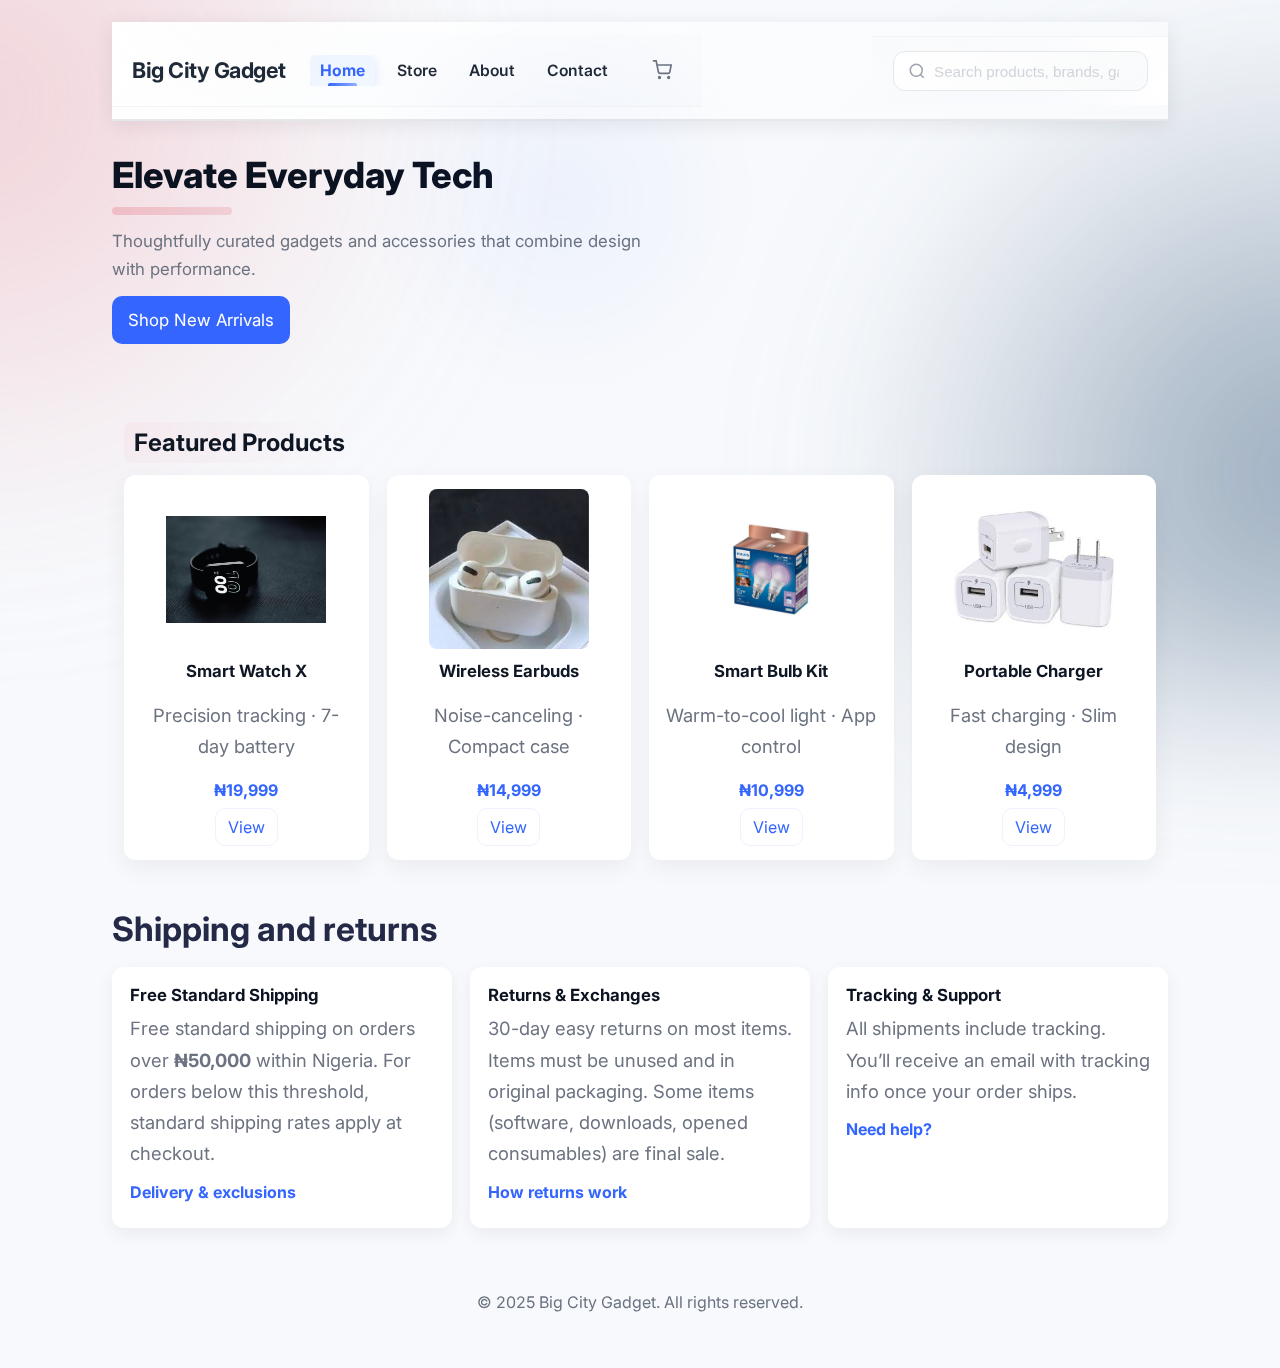
<file: index.html>
<!DOCTYPE html>
<html lang="en">
  <head>
    <meta charset="utf-8" />
    <meta name="viewport" content="width=device-width, initial-scale=1" />
    <meta name="description" content="Big City Gadget — curated gadgets, wearables, smart home and accessories." />
    <title>Big City Gadget</title>
    <link rel="preconnect" href="https://fonts.googleapis.com">
    <link rel="preconnect" href="https://fonts.gstatic.com" crossorigin>
    <link href="https://fonts.googleapis.com/css2?family=Inter:wght@300;400;600;800&family=Merriweather:wght@700&display=swap" rel="stylesheet">
    <link rel="stylesheet" href="styles.css" />
  </head>
  <body class="animated-bg">
    <div class="animated-bg-layer" aria-hidden="true"></div>
    <a class="skip-link" href="#main-content">Skip to content</a>
    <div class="site-content">
      <header class="site-header" role="banner">
        <div class="header-top">
          <div class="header-container">
            <a class="brand-logo" href="index.html" aria-label="Big City Gadget - Home">Big City Gadget</a>
            
            <nav class="main-nav" role="navigation" aria-label="Main navigation">
              <a href="index.html" class="nav-item" aria-current="page">Home</a>
              <a href="gadgetstore.html" class="nav-item">Store</a>
              <a href="about.html" class="nav-item">About</a>
              <a href="contact.html" class="nav-item">Contact</a>
            </nav>

            <div class="header-utilities">
              <a href="cart.php" class="utility-icon" aria-label="Shopping cart">
                <svg width="20" height="20" viewBox="0 0 24 24" fill="none" stroke="currentColor" stroke-width="2">
                  <circle cx="9" cy="21" r="1"></circle>
                  <circle cx="20" cy="21" r="1"></circle>
                  <path d="M1 1h4l2.68 13.39a2 2 0 0 0 2 1.61h9.72a2 2 0 0 0 2-1.61L23 6H6"></path>
                </svg>
              </a>

              <details class="mobile-menu">
                <summary class="menu-button" aria-label="Toggle navigation menu">
                  <span></span>
                  <span></span>
                  <span></span>
                </summary>
                <nav class="mobile-nav">
                  <a href="index.html">Home</a>
                  <a href="gadgetstore.html">Store</a>
                  <a href="about.html">About</a>
                  <a href="contact.html">Contact</a>
                </nav>
              </details>
            </div>
          </div>
        </div>

        <div class="header-bottom">
          <div class="header-container">
            <form class="search-bar" role="search" action="gadgetstore.html" method="get">
              <svg width="18" height="18" viewBox="0 0 24 24" fill="none" stroke="currentColor" stroke-width="2">
                <circle cx="11" cy="11" r="8"></circle>
                <path d="m21 21-4.35-4.35"></path>
              </svg>
              <input type="search" name="q" placeholder="Search products, brands, gadgets..." aria-label="Search products">
              <button type="submit" aria-label="Search">Search</button>
            </form>
          </div>
        </div>
      </header>

      <main id="main-content">
        <section class="hero" aria-labelledby="hero-title">
          <div class="hero-copy">
            <h1 id="hero-title">Elevate Everyday Tech</h1>
            <p class="lead">Thoughtfully curated gadgets and accessories that combine design with performance.</p>
            <p><a class="btn-primary" href="gadgetstore.html">Shop New Arrivals</a></p>
          </div>
        </section>

        <section class="featured" aria-labelledby="featured-title">
          <h2 id="featured-title">Featured Products</h2>
          <div class="product-grid">
            <article class="product-card">
              <img src="images/smartwatch.jpg" alt="Smart Watch X">
              <div class="product-body">
                <h3>Smart Watch X</h3>
                <p class="muted small">Precision tracking · 7-day battery</p>
                <div class="price">₦19,999</div>
                <a class="btn-small" href="gadgetstore.html">View</a>
              </div>
            </article>

            <article class="product-card">
              <img src="images/wirelessearbuds.jpg" alt="Wireless Earbuds">
              <div class="product-body">
                <h3>Wireless Earbuds</h3>
                <p class="muted small">Noise-canceling · Compact case</p>
                <div class="price">₦14,999</div>
                <a class="btn-small" href="gadgetstore.html">View</a>
              </div>
            </article>

            <article class="product-card">
              <img src="images/smartbulbkit.jpg" alt="Smart Bulb Kit">
              <div class="product-body">
                <h3>Smart Bulb Kit</h3>
                <p class="muted small">Warm-to-cool light · App control</p>
                <div class="price">₦10,999</div>
                <a class="btn-small" href="gadgetstore.html">View</a>
              </div>
            </article>

            <article class="product-card">
              <img src="images/charger.jpg" alt="Portable Charger">
              <div class="product-body">
                <h3>Portable Charger</h3>
                <p class="muted small">Fast charging · Slim design</p>
                <div class="price">₦4,999</div>
                <a class="btn-small" href="gadgetstore.html">View</a>
              </div>
            </article>
          </div>
        </section>

        <section class="shipping-cta" aria-labelledby="shipping-heading">
          <h2 id="shipping-heading" class="visually-hidden">Shipping and returns</h2>
          <div class="shipping-cards">
            <div class="shipping-card">
              <h3>Free Standard Shipping</h3>
              <p>Free standard shipping on orders over <strong>₦50,000</strong> within Nigeria. For orders below this threshold, standard shipping rates apply at checkout.</p>
              <details>
                <summary>Delivery & exclusions</summary>
                <ul>
                  <li>Estimated delivery: 2–5 business days for major cities, 4–8 days for remote areas.</li>
                  <li>Some oversized or hazardous items are excluded from free shipping.</li>
                  <li>International shipping rates vary by country and are calculated at checkout.</li>
                </ul>
              </details>
            </div>

            <div class="shipping-card">
              <h3>Returns & Exchanges</h3>
              <p>30-day easy returns on most items. Items must be unused and in original packaging. Some items (software, downloads, opened consumables) are final sale.</p>
              <details>
                <summary>How returns work</summary>
                <ul>
                  <li>Request a return through your account or contact support.</li>
                  <li>We provide a prepaid return label for eligible returns in Nigeria.</li>
                  <li>Refunds are issued within 7 business days after we receive the item.</li>
                </ul>
              </details>
            </div>

            <div class="shipping-card">
              <h3>Tracking & Support</h3>
              <p>All shipments include tracking. You’ll receive an email with tracking info once your order ships.</p>
              <details>
                <summary>Need help?</summary>
                <ul>
                  <li>Contact support at <a href="mailto:info@gadgetstore.com">info@gadgetstore.com</a> or call +123-456-789.</li>
                  <li>For missing or damaged items, please report within 48 hours of delivery.</li>
                </ul>
              </details>
            </div>
          </div>
        </section>

      </main>

      <footer>
        <div class="footer-inner">
          <p>&copy; 2025 Big City Gadget. All rights reserved.</p>
        </div>
      </footer>
    </div>
    <!-- React header removed: using CSS-only header now -->
    <script>
      // Respect user preference for reduced motion: prefer subtle animation
      (function(){
        try{
          if(window.matchMedia && window.matchMedia('(prefers-reduced-motion: reduce)').matches){
            document.body.classList.add('subtle');
          }
        }catch(e){/* ignore */}
      })();
    </script>
  </body>
</html>
</file>
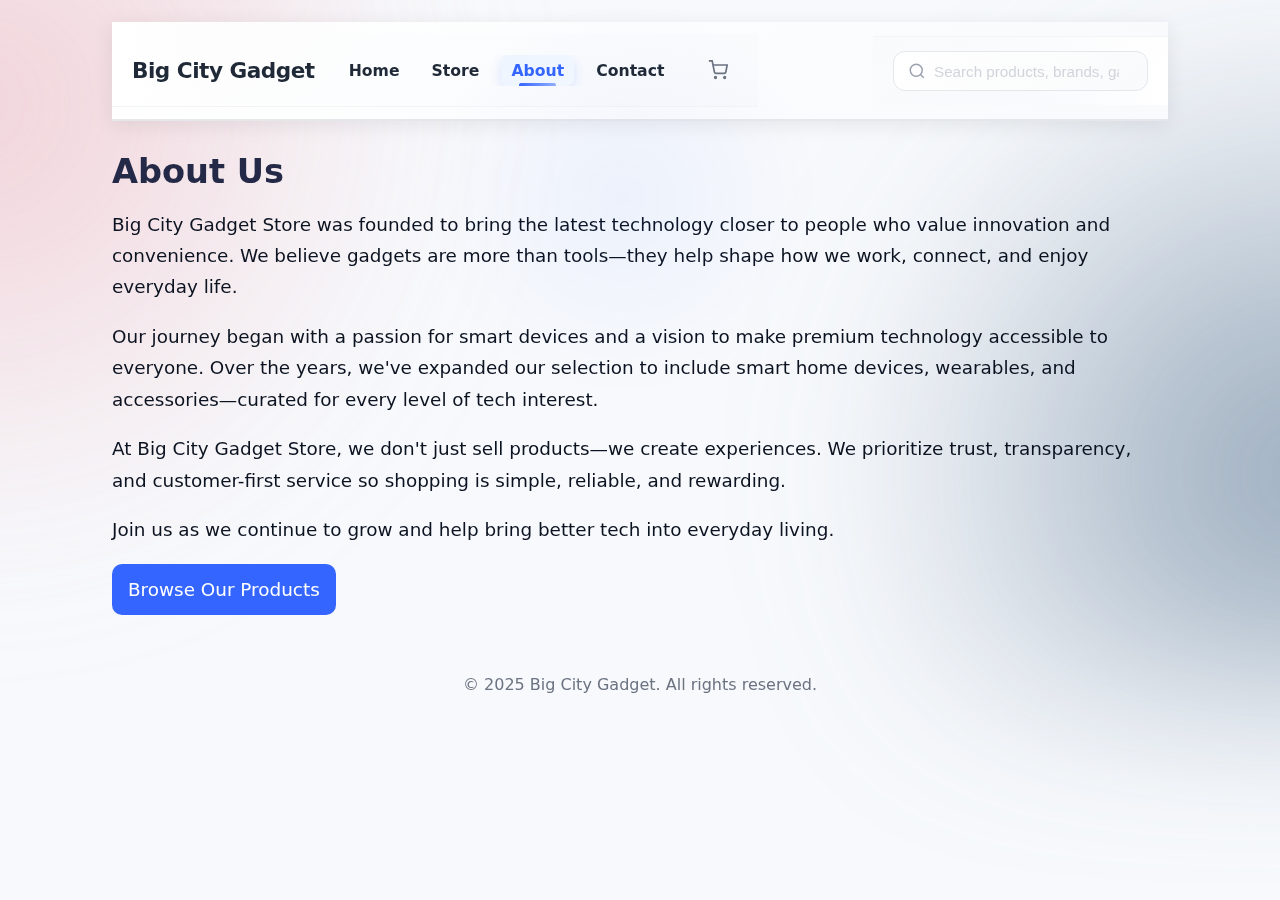
<file: about.html>
<!DOCTYPE html>
<html lang="en"> 
    <head>
        <meta charset="UTF-8">
        <meta name="viewport" content="width=device-width, initial-scale=1.0">
        <title>About - Big City Gadget</title>
        <link rel="stylesheet" href="styles.css">
    </head>
    <body class="animated-bg">
        <div class="animated-bg-layer" aria-hidden="true"></div>
        <div class="site-content">
            <header class="site-header" role="banner">
                <div class="header-top">
                    <div class="header-container">
                        <a class="brand-logo" href="index.html" aria-label="Big City Gadget - Home">Big City Gadget</a>
                        
                        <nav class="main-nav" role="navigation" aria-label="Main navigation">
                            <a href="index.html" class="nav-item">Home</a>
                            <a href="gadgetstore.html" class="nav-item">Store</a>
                            <a href="about.html" class="nav-item" aria-current="page">About</a>
                            <a href="contact.html" class="nav-item">Contact</a>
                        </nav>

                        <div class="header-utilities">
                            <a href="cart.php" class="utility-icon" aria-label="Shopping cart">
                                <svg width="20" height="20" viewBox="0 0 24 24" fill="none" stroke="currentColor" stroke-width="2">
                                    <circle cx="9" cy="21" r="1"></circle>
                                    <circle cx="20" cy="21" r="1"></circle>
                                    <path d="M1 1h4l2.68 13.39a2 2 0 0 0 2 1.61h9.72a2 2 0 0 0 2-1.61L23 6H6"></path>
                                </svg>
                            </a>

                            <details class="mobile-menu">
                                <summary class="menu-button" aria-label="Toggle navigation menu">
                                    <span></span>
                                    <span></span>
                                    <span></span>
                                </summary>
                                <nav class="mobile-nav">
                                    <a href="index.html">Home</a>
                                    <a href="gadgetstore.html">Store</a>
                                    <a href="about.html">About</a>
                                    <a href="contact.html">Contact</a>
                                </nav>
                            </details>
                        </div>
                    </div>
                </div>

                <div class="header-bottom">
                    <div class="header-container">
                        <form class="search-bar" role="search" action="gadgetstore.html" method="get">
                            <svg width="18" height="18" viewBox="0 0 24 24" fill="none" stroke="currentColor" stroke-width="2">
                                <circle cx="11" cy="11" r="8"></circle>
                                <path d="m21 21-4.35-4.35"></path>
                            </svg>
                            <input type="search" name="q" placeholder="Search products, brands, gadgets..." aria-label="Search products">
                            <button type="submit" aria-label="Search">Search</button>
                        </form>
                    </div>
                </div>
            </header>
    <main>
        <h1>About Us</h1>
        <p>
            Big City Gadget Store was founded to bring the latest technology closer to people who value innovation and convenience. We believe gadgets are more than tools—they help shape how we work, connect, and enjoy everyday life.
        </p>
        <p>
            Our journey began with a passion for smart devices and a vision to make premium technology accessible to everyone. Over the years, we've expanded our selection to include smart home devices, wearables, and accessories—curated for every level of tech interest.
        </p>
        <p>
            At Big City Gadget Store, we don't just sell products—we create experiences. We prioritize trust, transparency, and customer-first service so shopping is simple, reliable, and rewarding.
        </p>
        <p>
            Join us as we continue to grow and help bring better tech into everyday living.
        </p>
        <p>
            <a class="btn-primary" href="gadgetstore.html">Browse Our Products</a>
        </p>
    </main>
    <footer>
        <p>&copy; 2025 Big City Gadget. All rights reserved.</p> 
    </footer>
    </div>
    <!-- React header removed: using CSS-only header now -->
 </body>    
</html>
</file>
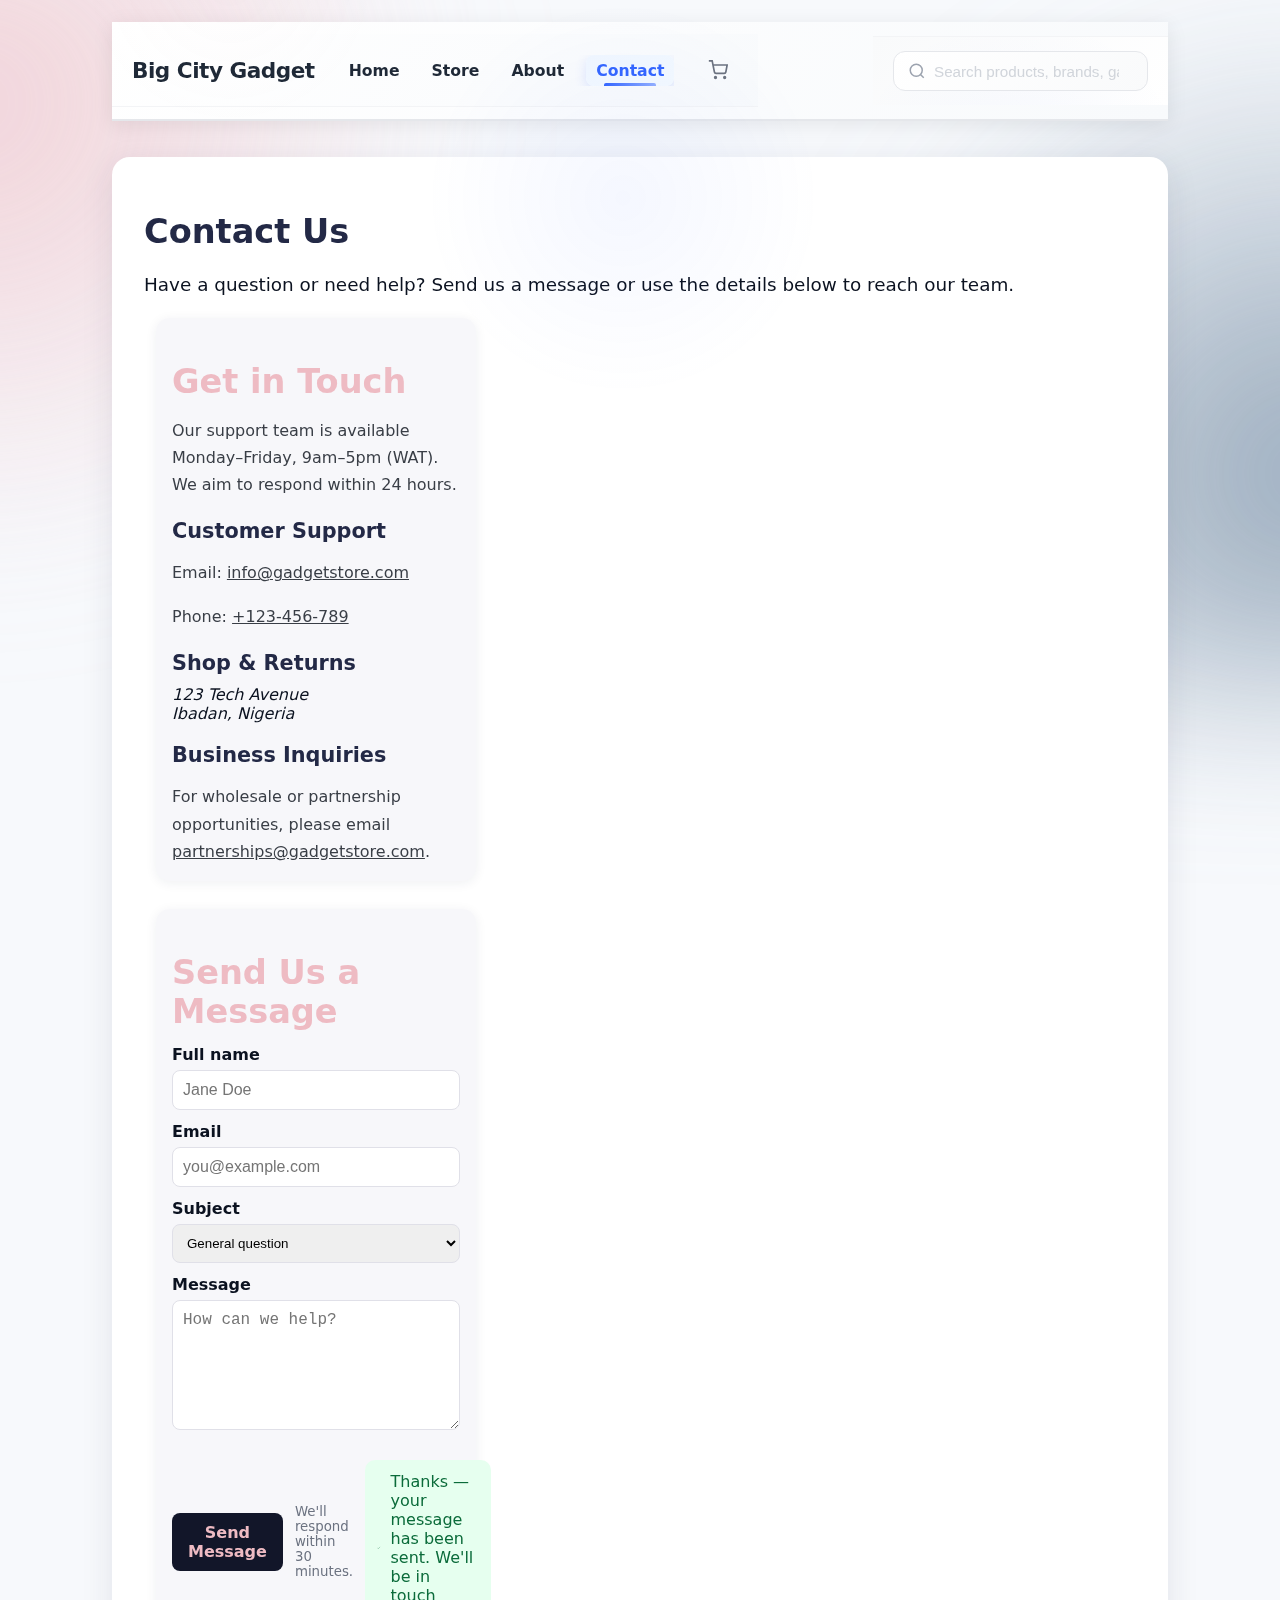
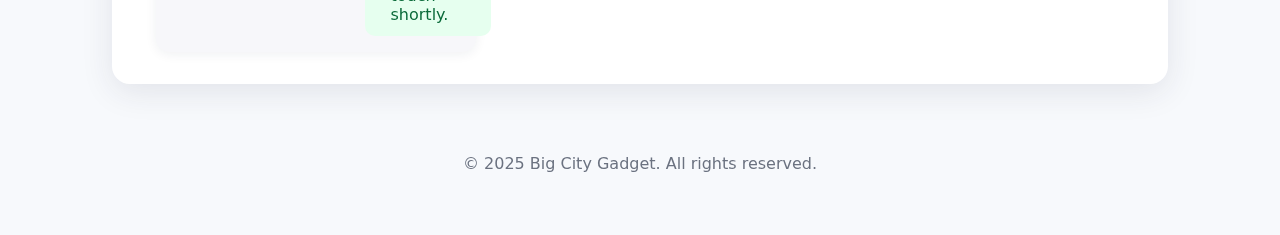
<file: contact.html>
<!DOCTYPE html>
<html lang="en"> 
  <head>
    <meta charset="UTF-8">
    <meta name="viewport" content="width=device-width, initial-scale=1.0">
    <title>Contact — Big City Gadget</title>
    <meta name="description" content="Contact Big City Gadget for support, wholesale inquiries, or general questions.">
    <link rel="stylesheet" href="styles.css">
  </head>
  <body class="animated-bg">
    <div class="animated-bg-layer" aria-hidden="true"></div>
    <div class="site-content">
      <header class="site-header" role="banner">
        <div class="header-top">
          <div class="header-container">
            <a class="brand-logo" href="index.html" aria-label="Big City Gadget - Home">Big City Gadget</a>
            
            <nav class="main-nav" role="navigation" aria-label="Main navigation">
              <a href="index.html" class="nav-item">Home</a>
              <a href="gadgetstore.html" class="nav-item">Store</a>
              <a href="about.html" class="nav-item">About</a>
              <a href="contact.html" class="nav-item" aria-current="page">Contact</a>
            </nav>

            <div class="header-utilities">
              <a href="cart.php" class="utility-icon" aria-label="Shopping cart">
                <svg width="20" height="20" viewBox="0 0 24 24" fill="none" stroke="currentColor" stroke-width="2">
                  <circle cx="9" cy="21" r="1"></circle>
                  <circle cx="20" cy="21" r="1"></circle>
                  <path d="M1 1h4l2.68 13.39a2 2 0 0 0 2 1.61h9.72a2 2 0 0 0 2-1.61L23 6H6"></path>
                </svg>
              </a>

              <details class="mobile-menu">
                <summary class="menu-button" aria-label="Toggle navigation menu">
                  <span></span>
                  <span></span>
                  <span></span>
                </summary>
                <nav class="mobile-nav">
                  <a href="index.html">Home</a>
                  <a href="gadgetstore.html">Store</a>
                  <a href="about.html">About</a>
                  <a href="contact.html">Contact</a>
                </nav>
              </details>
            </div>
          </div>
        </div>

        <div class="header-bottom">
          <div class="header-container">
            <form class="search-bar" role="search" action="gadgetstore.html" method="get">
              <svg width="18" height="18" viewBox="0 0 24 24" fill="none" stroke="currentColor" stroke-width="2">
                <circle cx="11" cy="11" r="8"></circle>
                <path d="m21 21-4.35-4.35"></path>
              </svg>
              <input type="search" name="q" placeholder="Search products, brands, gadgets..." aria-label="Search products">
              <button type="submit" aria-label="Search">Search</button>
            </form>
          </div>
        </div>
      </header>

      <main class="main" id="contact">
        <h1>Contact Us</h1>
        <p class="lead">Have a question or need help? Send us a message or use the details below to reach our team.</p>

        <section class="contact-grid" aria-labelledby="contact-heading" style="display:grid;grid-template-columns:1fr 1fr;gap:28px;align-items:start;">
          <div class="card" aria-labelledby="info-heading">
            <h2 id="info-heading">Get in Touch</h2>
            <p>Our support team is available Monday–Friday, 9am–5pm (WAT). We aim to respond within 24 hours.</p>

            <h3>Customer Support</h3>
            <p>Email: <a href="mailto:info@gadgetstore.com">info@gadgetstore.com</a></p>
            <p>Phone: <a href="tel:+123456789">+123-456-789</a></p>

            <h3>Shop & Returns</h3>
            <address>
              123 Tech Avenue<br>
              Ibadan, Nigeria
            </address>

            <h3>Business Inquiries</h3>
            <p>For wholesale or partnership opportunities, please email <a href="mailto:partnerships@gadgetstore.com">partnerships@gadgetstore.com</a>.</p>
          </div>

          <div class="card" aria-labelledby="form-heading">
            <h2 id="form-heading">Send Us a Message</h2>
            <form class="contact-form" action="" method="post" novalidate>
              <div style="display:flex;gap:12px;flex-wrap:wrap;">
                <label style="flex:1 1 48%;min-width:160px;">
                  <span style="display:block;font-weight:700;margin-bottom:6px;">Full name</span>
                  <input type="text" name="name" id="name" placeholder="Jane Doe" required aria-required="true" style="width:100%;padding:10px;border-radius:8px;border:1px solid #e0e0e8;">
                </label>

                <label style="flex:1 1 48%;min-width:160px;">
                  <span style="display:block;font-weight:700;margin-bottom:6px;">Email</span>
                  <input type="email" name="email" id="email" placeholder="you@example.com" required aria-required="true" style="width:100%;padding:10px;border-radius:8px;border:1px solid #e0e0e8;">
                </label>
              </div>

              <label style="display:block;margin-top:12px;">
                <span style="display:block;font-weight:700;margin-bottom:6px;">Subject</span>
                <select name="subject" id="subject" style="width:100%;padding:10px;border-radius:8px;border:1px solid #e0e0e8;">
                  <option>General question</option>
                  <option>Order support</option>
                  <option>Returns & refunds</option>
                  <option>Wholesale / partnership</option>
                </select>
              </label>

              <label style="display:block;margin-top:12px;">
                <span style="display:block;font-weight:700;margin-bottom:6px;">Message</span>
                <textarea name="message" id="message" rows="6" placeholder="How can we help?" required aria-required="true" style="width:100%;padding:10px;border-radius:8px;border:1px solid #e0e0e8;"></textarea>
              </label>

              <div style="margin-top:14px;display:flex;gap:12px;align-items:center;">
                <button type="submit" style="background:#121629;color:#eebbc3;border:none;padding:10px 16px;border-radius:8px;font-weight:700;cursor:pointer;">Send Message</button>
                <small style="color:#6b7280;">We'll respond within 30 minutes.</small>
                <!-- Success message (hidden until form submit) -->
                <div id="form-success" role="status" aria-live="polite" hidden style="margin-top:12px;padding:12px;border-radius:10px;background:#e6ffef;color:#0b6b3a;display:flex;gap:10px;align-items:center;">
                  <svg width="20" height="20" viewBox="0 0 24 24" fill="none" xmlns="http://www.w3.org/2000/svg" aria-hidden="true">
                    <path d="M20 6L9 17l-5-5" stroke="#0b6b3a" stroke-width="2" stroke-linecap="round" stroke-linejoin="round"></path>
                  </svg>
                  <span>Thanks — your message has been sent. We'll be in touch shortly.</span>
                </div>
              </div>
            </form>
          </div>
        </section>

        <!-- Optional: embed a map or add store hours here -->
      </main>

      <footer>
        <p>&copy; 2025 Big City Gadget. All rights reserved.</p>
      </footer>
    </div>
      <script>
        (function(){
          var form = document.querySelector('.contact-form');
          if(!form) return;
          var success = document.getElementById('form-success');
          form.addEventListener('submit', function(e){
            e.preventDefault();
            var submit = form.querySelector('button[type="submit"]');
            if(submit){ submit.disabled = true; submit.dataset.orig = submit.textContent; submit.textContent = 'Sending...'; }
            // Simulate async send (replace with real submission)
            setTimeout(function(){
              if(submit){ submit.disabled = false; submit.textContent = submit.dataset.orig || 'Send Message'; }
              form.reset();
              if(success){ success.removeAttribute('hidden'); }
              // hide success after 5s
              setTimeout(function(){ if(success) success.setAttribute('hidden',''); }, 5000);
            }, 900);
          });
        })();
      </script>
      <!-- React header removed: using CSS-only header now -->
  </body>
</html>
</file>
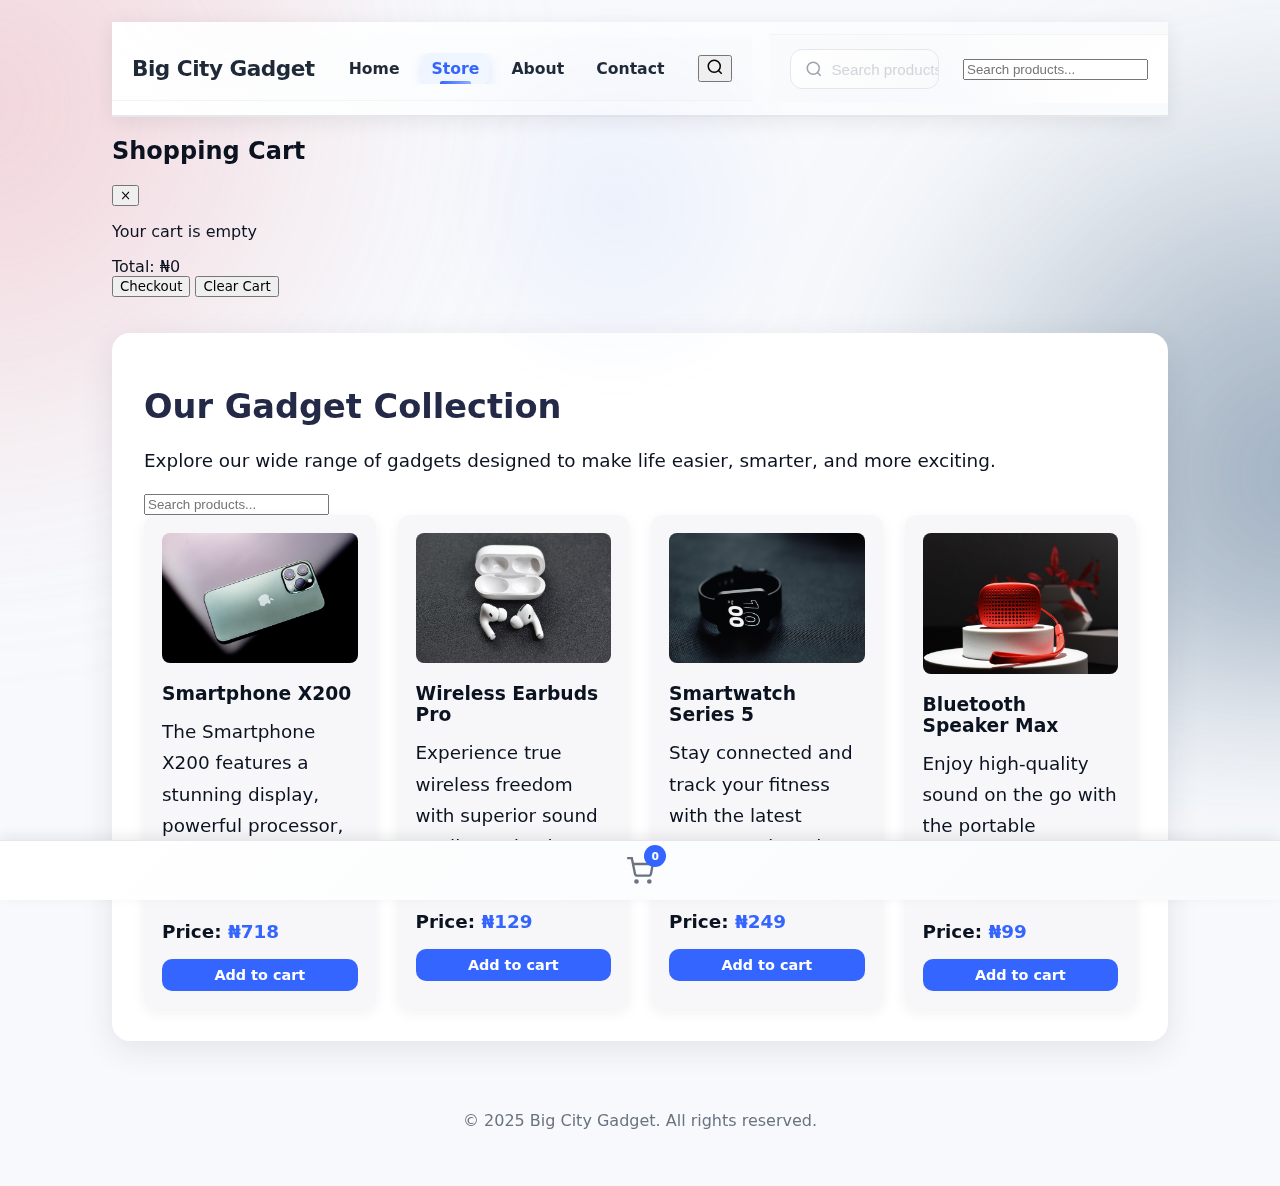
<file: gadgetstore.html>
<!DOCTYPE html>
<html lang="en">
<head>
    <meta charset="utf-8" />
    <meta name="viewport" content="width=device-width,initial-scale=1" />
    <title>Gadget Store - Catalog</title>
    <link rel="stylesheet" href="styles.css">
</head>
<body class="animated-bg">
    <div class="animated-bg-layer" aria-hidden="true"></div>
    <div class="site-content">
        <header class="site-header" role="banner">
            <div class="header-top">
                <div class="header-container">
                        <a class="brand-logo" href="index.html" aria-label="Big City Gadget - Home">Big City Gadget</a>

                        <nav class="main-nav" role="navigation" aria-label="Main navigation">
                            <a href="index.html" class="nav-item">Home</a>
                            <a href="gadgetstore.html" class="nav-item" aria-current="page">Store</a>
                            <a href="about.html" class="nav-item">About</a>
                            <a href="contact.html" class="nav-item">Contact</a>
                        </nav>

                        <div class="header-utilities">
                            <details class="mobile-menu">
                                <summary class="menu-button" aria-label="Toggle navigation menu">
                                    <span></span>
                                    <span></span>
                                    <span></span>
                                </summary>
                                <nav class="mobile-nav">
                                    <a href="index.html">Home</a>
                                    <a href="gadgetstore.html">Store</a>
                                    <a href="about.html">About</a>
                                    <a href="contact.html">Contact</a>
                                </nav>
                            </details>

                            <button class="header-search" aria-label="Open search" onclick="(function(e){e.preventDefault();var hb=document.querySelector('.header-bottom'); if(hb){ hb.classList.toggle('active'); var inp=hb.querySelector('input[type=search]'); if(inp) setTimeout(function(){inp.focus();},50);} })(event)">
                                <svg width="18" height="18" viewBox="0 0 24 24" fill="none" stroke="currentColor" stroke-width="2" aria-hidden="true">
                                    <circle cx="11" cy="11" r="8"></circle>
                                    <path d="m21 21-4.35-4.35"></path>
                                </svg>
                            </button>
                        </div>
                </div>
            </div>

            <div class="header-bottom">
                <div class="header-container">
                    <form class="search-bar" role="search" action="gadgetstore.html" method="get">
                        <svg width="18" height="18" viewBox="0 0 24 24" fill="none" stroke="currentColor" stroke-width="2">
                            <circle cx="11" cy="11" r="8"></circle>
                            <path d="m21 21-4.35-4.35"></path>
                        </svg>
                        <input type="search" name="q" placeholder="Search products, brands, gadgets..." aria-label="Search products">
                        <button type="submit" aria-label="Search">Search</button>
                    </form>
                    <!-- Mobile portrait search input in header -->
                    <input type="text" id="header-search-input" class="header-search-input" placeholder="Search products..." aria-label="Search products" />
                </div>
            </div>
        </header>

        <!-- Cart Panel -->
        <div class="cart-panel" id="cart-panel">
            <div class="cart-header">
                <h2>Shopping Cart</h2>
                <button class="cart-close" onclick="toggleCart(event)" aria-label="Close cart">×</button>
            </div>
            <div class="cart-items" id="cart-items">
                <p class="empty-message">Your cart is empty</p>
            </div>
            <div class="cart-footer">
                <div class="cart-total">Total: <span id="cart-total">₦0</span></div>
                <button class="btn-checkout" onclick="checkout()">Checkout</button>
                <button class="btn-clear" onclick="clearCart()">Clear Cart</button>
            </div>
        </div>

        <!-- Cart Overlay -->
        <div class="cart-overlay" id="cart-overlay" onclick="toggleCart(event)"></div>

        <!-- Mobile Cart Bar -->
        <div class="mobile-cart-bar" role="navigation" aria-label="Mobile cart access">
            <a href="#cart-panel" class="mobile-cart-icon" onclick="toggleCart(event)" aria-label="Shopping cart">
                <svg width="24" height="24" viewBox="0 0 24 24" fill="none" stroke="currentColor" stroke-width="2">
                    <circle cx="9" cy="21" r="1"></circle>
                    <circle cx="20" cy="21" r="1"></circle>
                    <path d="M1 1h4l2.68 13.39a2 2 0 0 0 2 1.61h9.72a2 2 0 0 0 2-1.61L23 6H6"></path>
                </svg>
                <span class="cart-count" id="cart-count">0</span>
            </a>
        </div>
    <main class="main">
        <h1>Our Gadget Collection</h1>
        <p>Explore our wide range of gadgets designed to make life easier, smarter, and more exciting.</p>

        <!-- Mobile portrait search filter -->
        <div class="mobile-search-filter" role="search">
            <input type="text" id="mobile-search-input" placeholder="Search products..." aria-label="Search products" />
        </div>

        <div class="products-grid">
            <article class="product" data-id="x200" data-name="Smartphone X200" data-price="718">
                    <img src="images/smartphone.jpg" alt="Smartphone X200">
                <h3>Smartphone X200</h3>
                <p>The Smartphone X200 features a stunning display, powerful processor, and an advanced camera system.</p>
                <p><strong>Price: <span class="price" data-price="718">₦718</span></strong></p>
                <button class="btn-add-cart" onclick="addToCart('Smartphone X200', 718)">Add to cart</button>
            </article>

            <article class="product" data-id="earbuds-pro" data-name="Wireless Earbuds Pro" data-price="129">
                <img src="images/earbuds.jpg" alt="Wireless Earbuds Pro">
                <h3>Wireless Earbuds Pro</h3>
                <p>Experience true wireless freedom with superior sound quality and noise cancellation.</p>
                <p><strong>Price: <span class="price" data-price="129">₦129</span></strong></p>
                <button class="btn-add-cart" onclick="addToCart('Wireless Earbuds Pro', 129)">Add to cart</button>
            </article>

            <article class="product" data-id="smartwatch-5" data-name="Smartwatch Series 5" data-price="249">
                <img src="images/smartwatch.jpg" alt="Smartwatch Series 5">
                <h3>Smartwatch Series 5</h3>
                <p>Stay connected and track your fitness with the latest Smartwatch Series 5.</p>
                <p><strong>Price: <span class="price" data-price="249">₦249</span></strong></p>
                <button class="btn-add-cart" onclick="addToCart('Smartwatch Series 5', 249)">Add to cart</button>
            </article>

            <article class="product" data-id="speaker-max" data-name="Bluetooth Speaker Max" data-price="99">
                <img src="images/speaker.jpg" alt="Bluetooth Speaker Max">
                <h3>Bluetooth Speaker Max</h3>
                <p>Enjoy high-quality sound on the go with the portable Bluetooth Speaker Max.</p>
                <p><strong>Price: <span class="price" data-price="99">₦99</span></strong></p>
                <button class="btn-add-cart" onclick="addToCart('Bluetooth Speaker Max', 99)">Add to cart</button>
            </article>
        </div>
    </main>

    <footer>
        <p>&copy; 2025 Big City Gadget. All rights reserved.</p>
    </footer>
        <script>
            // Shopping Cart System
            let cart = [];

            // Initialize cart from localStorage on page load
            document.addEventListener('DOMContentLoaded', function() {
                const savedCart = localStorage.getItem('gadgetstore_cart');
                if (savedCart) {
                    try {
                        cart = JSON.parse(savedCart);
                    } catch (e) {
                        cart = [];
                    }
                }
                updateCartUI();

                // Format all .price elements as Nigerian Naira (₦) using en-NG locale
                try{
                    var fmt = new Intl.NumberFormat('en-NG', { style: 'currency', currency: 'NGN', maximumFractionDigits: 0 });
                }catch(e){
                    // fallback simple formatter
                    var fmt = { format: function(v){ return '₦' + v; } };
                }
                document.querySelectorAll('.product').forEach(function(prod){
                    var el = prod.querySelector('.price');
                    if(!el) return;
                    var raw = el.getAttribute('data-price') || el.textContent.trim();
                    var n = Number(raw.replace(/[^0-9.-]+/g,'')) || 0;
                    el.textContent = fmt.format(n);
                    // also keep hidden input price numeric (already present)
                    var hidden = prod.querySelector('input[type=hidden][name=price]');
                    if(hidden) hidden.value = n;
                });
            });

            // Update cart UI
            function updateCartUI() {
                const count = cart.reduce((total, item) => total + item.qty, 0);
                document.getElementById('cart-count').textContent = count;

                const itemsContainer = document.getElementById('cart-items');
                if (cart.length === 0) {
                    itemsContainer.innerHTML = '<p class="empty-message">Your cart is empty</p>';
                } else {
                    itemsContainer.innerHTML = cart.map((item, index) => `
                        <div class="cart-item">
                            <div class="cart-item-info">
                                <h3>${item.name}</h3>
                                <p class="cart-item-price">₦${item.price.toLocaleString()}</p>
                            </div>
                            <div class="qty-control">
                                <button class="qty-btn" onclick="updateQty(${index}, -1)">−</button>
                                <span class="qty-display">${item.qty}</span>
                                <button class="qty-btn" onclick="updateQty(${index}, 1)">+</button>
                            </div>
                            <button class="cart-remove" onclick="removeFromCart(${index})">Remove</button>
                        </div>
                    `).join('');
                }

                const total = cart.reduce((sum, item) => sum + (item.price * item.qty), 0);
                document.getElementById('cart-total').textContent = '₦' + total.toLocaleString();
                localStorage.setItem('gadgetstore_cart', JSON.stringify(cart));
            }

            // Add item to cart
            function addToCart(name, price) {
                const existingItem = cart.find(item => item.name === name);
                if (existingItem) {
                    existingItem.qty++;
                } else {
                    cart.push({ name: name, price: price, qty: 1 });
                }
                updateCartUI();
                showNotification('✓ Added to cart!');
            }

            // Remove item from cart
            function removeFromCart(index) {
                cart.splice(index, 1);
                updateCartUI();
            }

            // Update item quantity
            function updateQty(index, change) {
                cart[index].qty += change;
                if (cart[index].qty <= 0) {
                    cart.splice(index, 1);
                }
                updateCartUI();
            }

            // Toggle cart panel
            function toggleCart(e) {
                e.preventDefault();
                const panel = document.getElementById('cart-panel');
                const overlay = document.getElementById('cart-overlay');
                panel.classList.toggle('open');
                overlay.classList.toggle('open');
            }

            // Clear cart
            function clearCart() {
                if (cart.length === 0) return;
                if (confirm('Clear all items from cart?')) {
                    cart = [];
                    updateCartUI();
                }
            }

            // Checkout
            function checkout() {
                if (cart.length === 0) {
                    alert('Cart is empty!');
                    return;
                }
                const total = cart.reduce((sum, item) => sum + (item.price * item.qty), 0);
                alert('Proceeding to checkout...\n\nTotal: ₦' + total.toLocaleString() + '\n\n(This is a demo. Payment processing would happen here.)');
                cart = [];
                updateCartUI();
                toggleCart({preventDefault: () => {}});
            }

            // Show notification
            function showNotification(message) {
                const notif = document.createElement('div');
                notif.style.cssText = 'position:fixed;top:20px;right:20px;background:#4caf50;color:white;padding:12px 20px;border-radius:4px;z-index:10000;animation:slideInRight 0.3s ease;';
                notif.textContent = message;
                document.body.appendChild(notif);
                setTimeout(() => notif.remove(), 3000);
            }
</script>
    <script src="script.js"></script>
    </div>
</body>
</html>
</file>
<file: styles.css>
/* ==================================================
     styles.css — Formal layout
     Sections:
         1. :root variables
         2. Reset / Base
         3. Layout containers
         4. Header / Navigation / Search
         5. Hero
         6. Categories
         7. Product grid & cards
         8. Utilities (badges, ratings, buttons)
         9. Trust strip / Newsletter
        10. Footer
        11. Responsive breakpoints
        12. Accessibility helpers
     ================================================== */

/* 1) Variables */
:root{
    --max-width:1100px;
    --page-pad:20px;
    --bg:#f7f9fc;
    --card:#ffffff;
    --accent:#3466ff;
    /* cart/button inspired colors */
    --cart-bg:#121629;
    --cart-accent:#eebbc3;
    --muted:#6b7280;
    --text:#0b1220;
    --radius:12px;
    --shadow-1: 0 6px 18px rgba(15,23,42,0.06);
    --shadow-2: 0 12px 30px rgba(14,30,80,0.08);
}

/* 2) Reset / Base */
*{box-sizing:border-box}
html,body{height:100%;margin:0;padding:0;font-family:Inter, system-ui, -apple-system,'Segoe UI',Roboto,Arial;color:var(--text);background:var(--bg);-webkit-font-smoothing:antialiased}
img{display:block;max-width:100%;height:auto}
a{color:inherit}
button{font-family:inherit}

/* 3) Layout containers */
.site-content{max-width:var(--max-width);margin:0 auto;padding:var(--page-pad)}
main{padding:8px 0}

/* 4) Header / Navigation / Search */
.site-header{
    background: linear-gradient(135deg, #ffffff 0%, #f8fafc 100%);
    border-bottom: 2px solid #e5e7eb;
    position: sticky;
    top: 0;
    z-index: 1000;
    box-shadow: 0 4px 20px rgba(0, 0, 0, 0.08);
}

.header-top{
    background: linear-gradient(135deg, #ffffff 0%, #f8fafc 100%);
    padding: 16px 0;
    border-bottom: 1px solid #f3f4f6;
    position: relative;
    overflow: visible;
}

.header-top::before{
    content: '';
    position: absolute;
    top: -50%;
    right: -10%;
    width: 400px;
    height: 400px;
    background: radial-gradient(circle, rgba(52, 102, 255, 0.05) 0%, transparent 70%);
    border-radius: 50%;
    pointer-events: none;
}

.header-top::after{
    content: '';
    position: absolute;
    bottom: -30%;
    left: -5%;
    width: 300px;
    height: 300px;
    background: radial-gradient(circle, rgba(238, 187, 195, 0.03) 0%, transparent 70%);
    border-radius: 50%;
    pointer-events: none;
}

.header-bottom{
    background: linear-gradient(135deg, #f9fafb 0%, #ffffff 100%);
    padding: 14px 0;
    border-top: 1px solid #f3f4f6;
    position: relative;
    overflow: hidden;
}

.header-bottom::before{
    content: '';
    position: absolute;
    top: -40%;
    left: -10%;
    width: 350px;
    height: 350px;
    background: radial-gradient(circle, rgba(52, 102, 255, 0.04) 0%, transparent 70%);
    border-radius: 50%;
    pointer-events: none;
}

.header-container{
    max-width: var(--max-width);
    margin: 0 auto;
    padding: 0 var(--page-pad);
    display: flex;
    align-items: center;
    justify-content: center;
    gap: 24px;
    position: relative;
    z-index: 1;
}

.header-bottom .header-container{
    padding: 0 var(--page-pad);
}

.brand-logo{
    font-weight: 700;
    font-size: 1.35rem;
    color: #1f2937;
    text-decoration: none;
    letter-spacing: -0.5px;
    white-space: nowrap;
    flex: 0 0 auto;
    transition: all 0.3s ease;
    position: relative;
}

.brand-logo::before{
    content: '';
    position: absolute;
    inset: -8px -12px;
    background: linear-gradient(135deg, rgba(52, 102, 255, 0.1), rgba(52, 102, 255, 0.05));
    border-radius: 12px;
    z-index: -1;
    opacity: 0;
    transition: all 0.3s ease;
}

.brand-logo:hover{
    color: var(--accent);
}

.brand-logo:hover::before{
    opacity: 1;
    inset: -12px -16px;
}

.main-nav{
    display: flex;
    gap: 2px;
    flex: 0 1 auto;
    justify-content: center;
    align-items: center;
    overflow-x: auto;
    overflow-y: hidden;
    -webkit-overflow-scrolling: touch;
    scrollbar-width: none;
}

.nav-item{
    padding: 10px 18px;
    text-decoration: none;
    color: #6b7280;
    font-weight: 500;
    font-size: 0.95rem;
    border-radius: 10px;
    transition: all 0.3s cubic-bezier(0.34, 1.56, 0.64, 1);
    position: relative;
    overflow: hidden;
    cursor: pointer;
}

.nav-item::before{
    content: '';
    position: absolute;
    inset: 0;
    background: linear-gradient(135deg, rgba(52, 102, 255, 0.1), rgba(52, 102, 255, 0.05));
    border-radius: 10px;
    opacity: 0;
    transition: all 0.3s ease;
    z-index: -1;
}

.nav-item:hover{
    background: #f3f4f6;
    color: #1f2937;
    transform: translateY(-2px);
    box-shadow: 0 8px 16px rgba(52, 102, 255, 0.12);
}

.nav-item:active{
    transform: translateY(0);
    box-shadow: 0 2px 8px rgba(52, 102, 255, 0.08);
}

.nav-item[aria-current="page"]{
    color: var(--accent);
    background: linear-gradient(135deg, #eef5ff 0%, #f0f7ff 100%);
    font-weight: 600;
    box-shadow: 0 4px 12px rgba(52, 102, 255, 0.15);
}

.nav-item[aria-current="page"]::after{
    content: '';
    position: absolute;
    bottom: 0;
    left: 18px;
    right: 18px;
    height: 3px;
    background: linear-gradient(90deg, var(--accent), rgba(52, 102, 255, 0.5));
    border-radius: 2px 2px 0 0;
    animation: slideIn 0.4s cubic-bezier(0.34, 1.56, 0.64, 1);
}

@keyframes slideIn{
    from{
        width: 0;
        left: 50%;
        right: 50%;
    }
    to{
        width: calc(100% - 36px);
        left: 18px;
        right: 18px;
    }
}

@keyframes popIn{
    0%{
        transform: scale(0.95);
        opacity: 0;
    }
    50%{
        transform: scale(1.05);
    }
    100%{
        transform: scale(1);
        opacity: 1;
    }
}

.header-utilities{
    display: flex;
    align-items: center;
    gap: 12px;
    flex: 0 0 auto;
}

.utility-icon{
    width: 40px;
    height: 40px;
    display: flex;
    align-items: center;
    justify-content: center;
    border-radius: 10px;
    color: #6b7280;
    transition: all 0.3s cubic-bezier(0.34, 1.56, 0.64, 1);
    text-decoration: none;
    position: relative;
    overflow: hidden;
}

.utility-icon::before{
    content: '';
    position: absolute;
    inset: -2px;
    background: linear-gradient(135deg, rgba(52, 102, 255, 0.1), transparent);
    border-radius: 10px;
    opacity: 0;
    transition: all 0.3s ease;
    z-index: -1;
}

.utility-icon:hover{
    background: #f3f4f6;
    color: var(--accent);
    transform: scale(1.1) rotate(5deg);
}

.utility-icon:active{
    transform: scale(0.95);
}

.search-bar{
    display: flex;
    align-items: center;
    gap: 0;
    max-width: 500px;
    width: 100%;
    background: linear-gradient(135deg, #ffffff 0%, #f9fafb 100%);
    border: 1.5px solid #e5e7eb;
    border-radius: 12px;
    padding: 10px 14px;
    transition: all 0.3s cubic-bezier(0.34, 1.56, 0.64, 1);
    position: relative;
    overflow: hidden;
}

.search-bar::before{
    content: '';
    position: absolute;
    inset: 0;
    background: linear-gradient(135deg, rgba(52, 102, 255, 0.02), transparent);
    border-radius: 12px;
    opacity: 0;
    transition: opacity 0.3s ease;
    pointer-events: none;
}

.search-bar:focus-within{
    border-color: var(--accent);
    box-shadow: 0 0 0 4px rgba(52, 102, 255, 0.1), 0 4px 20px rgba(52, 102, 255, 0.15);
    transform: translateY(-2px);
}

.search-bar:focus-within::before{
    opacity: 1;
}

.search-bar svg{
    color: #9ca3af;
    flex: 0 0 auto;
    margin-right: 8px;
    transition: all 0.3s ease;
}

.search-bar:focus-within svg{
    color: var(--accent);
    transform: scale(1.1);
}

.search-bar input[type=search]{
    flex: 1;
    border: none;
    background: transparent;
    color: #1f2937;
    font-size: 0.95rem;
    outline: none;
    padding: 0;
}

.search-bar input[type=search]::placeholder{
    color: #d1d5db;
}

.search-bar button{
    display: none;
    background: var(--accent);
    color: #ffffff;
    border: none;
    padding: 8px 16px;
    border-radius: 8px;
    cursor: pointer;
    font-weight: 500;
    transition: all 0.3s ease;
}

.search-bar button:hover{
    background: #2b5acc;
    transform: scale(1.05);
}

/* Mobile menu */
.mobile-menu{
    position: relative;
    display: block;
}

@media (min-width: 769px) {
    .mobile-menu {
        display: none !important;
    }
}

.menu-button{
    list-style: none;
    background: transparent;
    border: none;
    cursor: pointer;
    width: 48px;
    height: 48px;
    display: flex;
    flex-direction: column;
    justify-content: center;
    align-items: center;
    gap: 6px;
    border-radius: 12px;
    transition: all 0.3s ease;
    position: relative;
    padding: 0;
    z-index: 1001;
}

.menu-button:hover{
    background: #f3f4f6;
    transform: scale(1.08);
}

.menu-button:active{
    transform: scale(0.95);
}

.menu-button span{
    width: 28px;
    height: 3px;
    background: #0b1220;
    border-radius: 2px;
    transition: all 0.4s cubic-bezier(0.34, 1.56, 0.64, 1);
    display: block;
}

.mobile-menu[open] .menu-button span:nth-child(1){
    transform: rotate(45deg) translate(10px, 10px);
    background: var(--accent);
}

.mobile-menu[open] .menu-button span:nth-child(2){
    opacity: 0;
    transform: translateX(-10px);
}

.mobile-menu[open] .menu-button span:nth-child(3){
    transform: rotate(-45deg) translate(7px, -7px);
    background: var(--accent);
}

.menu-button::-webkit-details-marker{
    display: none;
}

.mobile-nav{
    position: absolute;
    right: 0;
    top: 56px;
    background: linear-gradient(135deg, #ffffff 0%, #f8fafc 100%);
    border: 1.5px solid #e5e7eb;
    border-radius: 14px;
    box-shadow: 0 12px 40px rgba(0, 0, 0, 0.12);
    display: none;
    min-width: 220px;
    overflow: hidden;
    animation: popIn 0.3s cubic-bezier(0.34, 1.56, 0.64, 1);
    z-index: 1000;
}

.mobile-menu[open] .mobile-nav{
    display: flex;
    flex-direction: column;
}

.mobile-nav a{
    display: block;
    padding: 14px 18px;
    color: #0b1220;
    text-decoration: none;
    transition: all 0.3s ease;
    font-weight: 500;
    font-size: 0.95rem;
    border-left: 4px solid transparent;
    position: relative;
    overflow: hidden;
}

.mobile-nav a::before{
    content: '';
    position: absolute;
    inset: 0;
    background: linear-gradient(90deg, rgba(52, 102, 255, 0.05), transparent);
    opacity: 0;
    transition: opacity 0.3s ease;
    z-index: -1;
}

.mobile-nav a:hover{
    background: #f3f4f6;
    color: var(--accent);
    border-left-color: var(--accent);
    padding-left: 20px;
    transform: translateX(4px);
}

.mobile-nav a:active{
    transform: translateX(0);
}

/* Responsive design */
@media (max-width: 1024px){
    .header-container{
        gap: 16px;
    }

    .nav-item{
        padding: 8px 12px;
        font-size: 0.9rem;
    }

    .search-bar{
        display: none !important;
    }
}

@media (max-width: 768px){
    .header-top{
        padding: 12px 0;
    }

    .header-bottom{
        padding: 10px 0;
    }

    .header-container{
        gap: 8px;
        padding: 0 12px;
    }

    .brand-logo{
        font-size: 1.15rem;
        flex-shrink: 0;
    }

    .main-nav{
        display: none;
        order: 3;
        width: 100%;
        padding: 8px 0;
        margin-top: 8px;
        flex-wrap: nowrap;
        overflow-x: auto;
        -webkit-overflow-scrolling: touch;
    }

    .nav-item{
        flex-shrink: 0;
        padding: 8px 14px;
        font-size: 0.9rem;
        white-space: nowrap;
    }

    .mobile-menu{
        display: block;
    }

    /* Remove inline main nav on mobile; keep mobile dropdown available */
    .main-nav{ display: none !important; }

    .search-bar{
        width: 100%;
        max-width: 100%;
        order: 4;
        margin-top: 8px;
        display: none !important;
    }

    .header-bottom .header-container{
        flex-wrap: wrap;
        justify-content: center;
    }

    .mobile-nav{
        right: -12px;
        top: 55px;
        min-width: 220px;
    }

    .utility-icon{
        width: 36px;
        height: 36px;
    }

    .menu-button{
        width: 36px;
        height: 36px;
    }
}

@media (max-width: 480px){
    .site-header{
        position: relative;
    }

    .header-top{
        padding: 10px 0;
        display: flex;
        flex-direction: column;
    }

    .header-bottom{
        padding: 8px 0;
        display: none;
    }

    .header-container{
        width: 100%;
        gap: 6px;
        padding: 0 10px;
        justify-content: center;
        flex-wrap: wrap;
    }

    .header-top .header-container{
        order: 1;
    }

    .brand-logo{
        font-size: 1rem;
        flex: 0 1 auto;
        min-width: 0;
    }

    .brand-logo::before{
        inset: -6px -8px;
    }

    .brand-logo:hover::before{
        inset: -8px -10px;
    }

    .main-nav{
        display: none;
        order: 2;
        width: 100%;
        margin: 8px 0 0 0;
        padding: 8px 10px;
        flex-wrap: wrap;
        overflow-x: visible;
        scrollbar-width: none;
        gap: 4px;
        border-top: 1px solid #f3f4f6;
        background: #fafbfc;
        justify-content: center;
    }

    .main-nav::-webkit-scrollbar{
        display: none;
    }

    .nav-item{
        flex-shrink: 0;
        padding: 8px 12px;
        font-size: 0.85rem;
        white-space: nowrap;
        border-radius: 6px;
    }

    .search-bar{
        display: none !important;
    }

    /* Header search button (toggles header-bottom on mobile) */
    .header-search{
        background: transparent;
        border: none;
        cursor: pointer;
        width: 40px;
        height: 40px;
        display: none;
        align-items: center;
        justify-content: center;
        margin-left: 6px;
        color: #0b1220;
    }

    .header-search svg{ width:18px; height:18px; }

    /* When active, show the header-bottom search area */
    .header-bottom.active{ display: block; }

    /* When header-bottom is activated on mobile, show the search bar */
    .header-bottom.active .search-bar{ display: flex !important; }

    /* Mobile portrait search filter for products */
    .mobile-search-filter{
        display: none;
        padding: 14px 12px;
        margin-bottom: 18px;
        background: #f9fafb;
        border-radius: 10px;
    }

    .mobile-search-filter input{
        width: 100%;
        padding: 12px 14px;
        border: 1.5px solid #e5e7eb;
        border-radius: 8px;
        font-size: 0.95rem;
        outline: none;
        background: #ffffff;
        transition: all 0.3s ease;
    }

    .mobile-search-filter input:focus{
        border-color: #3466ff;
        box-shadow: 0 0 0 3px rgba(52, 102, 255, 0.15);
    }

    /* Header search input for mobile portrait */
    .header-search-input{
        display: none;
        width: 100%;
        padding: 12px 14px;
        border: 1.5px solid #e5e7eb;
        border-radius: 8px;
        font-size: 0.95rem;
        outline: none;
        background: #ffffff;
        transition: all 0.3s ease;
    }

    .header-search-input:focus{
        border-color: #3466ff;
        box-shadow: 0 0 0 3px rgba(52, 102, 255, 0.15);
    }

    /* Show mobile search filters on portrait phones only */
    @media (max-width: 480px) and (orientation: portrait){
        .mobile-search-filter{ display: block; }
        .header-search-input{ display: block; }
    }

    .header-utilities{
        gap: 6px;
        flex: 0 0 auto;
        order: 3;
        display: flex;
    }

    .utility-icon{
        width: 32px;
        height: 32px;
        border-radius: 8px;
    }

    .utility-icon svg{
        width: 18px;
        height: 18px;
    }

    .menu-button{
        width: 32px;
        height: 32px;
        gap: 4px;
        border-radius: 8px;
    }

    .menu-button span{
        width: 20px;
        height: 2px;
    }

    .mobile-menu[open] .menu-button span:nth-child(1){
        transform: rotate(45deg) translate(8px, 8px);
    }

    .mobile-menu[open] .menu-button span:nth-child(3){
        transform: rotate(-45deg) translate(6px, -6px);
    }

    .mobile-nav{
        right: -10px;
        top: 48px;
        min-width: 200px;
        border-radius: 10px;
        box-shadow: 0 8px 24px rgba(0, 0, 0, 0.15);
    }

    /* Mobile dropdown links are available via the hamburger; no forced hide here */

    .mobile-nav a{
        padding: 10px 12px;
        font-size: 0.9rem;
    }

    .mobile-nav a:hover{
        padding-left: 16px;
    }

    /* Mobile-optimized main content */
    main{
        padding: 16px 0;
    }

    .site-content{
        max-width: 100%;
        padding: 0;
    }

    /* Hero section - mobile optimized */
    .hero{
        display: flex;
        flex-direction: column;
        gap: 20px;
        padding: 24px 12px;
        text-align: center;
    }

    .hero-copy{
        max-width: 100%;
    }

    .hero-copy h1{
        font-size: 1.75rem;
        line-height: 1.2;
        margin: 0 0 12px;
    }

    .hero-copy p{
        font-size: 0.95rem;
        margin: 0 0 16px;
    }

    /* Product grid - mobile optimized */
    .product-grid{
        grid-template-columns: 1fr;
        gap: 12px;
        padding: 0 12px;
    }

    .product-card{
        padding: 12px;
        border-radius: 10px;
    }

    .product-card img{
        width: 100%;
        max-height: 200px;
    }

    .product-card h3{
        font-size: 1rem;
        margin: 10px 0 4px;
    }

    /* Shipping cards - mobile optimized */
    .shipping-cards{
        grid-template-columns: 1fr;
        gap: 12px;
        padding: 0 12px;
    }

    .shipping-card{
        padding: 14px;
    }

    .shipping-card h3{
        font-size: 1rem;
        margin-top: 0;
    }

    .shipping-card p{
        font-size: 0.9rem;
    }

    /* Desktop-specific header layout: keep logo left, nav centered/inline, utilities right */
    @media (min-width: 769px){
        .header-container{
            justify-content: space-between;
            align-items: center;
        }

        .brand-logo{ order: 1; }
        .main-nav{ order: 2; display: flex; gap: 18px; margin: 0 24px; }
        .header-utilities{ order: 3; display: flex; align-items: center; }

        /* Hide mobile-only search button on desktop (we have full nav) */
        .header-search{ display: none !important; }

        /* Ensure mobile details/hamburger is hidden on desktop */
        .mobile-menu{ display: none !important; }
    }
    
    }

    /* Featured section - mobile optimized */
    .featured{
        padding: 20px 12px;
    }

    .featured h2{
        font-size: 1.3rem;
        padding: 6px 8px;
        margin: 0 0 16px;
    }

    /* Mobile quick access bar */
    .mobile-quick-access{
        display: none;
    }

    /* Mobile cart bar - fixed at bottom */
    .mobile-cart-bar{
        position: fixed;
        bottom: 0;
        left: 0;
        right: 0;
        height: 60px;
        background: linear-gradient(135deg, #ffffff 0%, #f8fafc 100%);
        border-top: 1.5px solid #e5e7eb;
        display: flex;
        align-items: center;
        justify-content: center;
        z-index: 999;
        box-shadow: 0 -4px 12px rgba(0, 0, 0, 0.08);
    }

    .mobile-cart-icon{
        position: relative;
        display: flex;
        align-items: center;
        justify-content: center;
        width: 48px;
        height: 48px;
        border-radius: 12px;
        transition: all 0.3s ease;
        text-decoration: none;
        color: #6b7280;
    }

    .mobile-cart-icon:active{
        background: #f3f4f6;
        transform: scale(0.95);
    }

    .mobile-cart-icon svg{
        width: 28px;
        height: 28px;
    }

    .mobile-cart-icon .cart-count{
        position: absolute;
        top: -2px;
        right: -2px;
        background: var(--accent);
        color: white;
        width: 22px;
        height: 22px;
        border-radius: 50%;
        display: flex;
        align-items: center;
        justify-content: center;
        font-size: 0.65rem;
        font-weight: 700;
        animation: popIn 0.3s ease;
    }

    /* Add bottom margin to content for fixed mobile cart bar */
    body {
        padding-bottom: 60px;
    }

    /* Contact form - mobile optimized */
    .contact-grid{
        grid-template-columns: 1fr !important;
        padding: 0 12px;
    }

    .contact-grid .card{
        padding: 16px;
    }

    .contact-grid input,
    .contact-grid textarea,
    .contact-grid button{
        padding: 10px 12px;
        font-size: 1rem;
        border-radius: 8px;
    }

    .contact-grid button{
        padding: 12px 16px;
    }
}

@media (max-width: 360px){
    .brand-logo{
        font-size: 0.9rem;
    }

    .utility-icon,
    .menu-button{
        width: 30px;
        height: 30px;
    }

    .mobile-nav{
        min-width: 180px;
        right: -8px;
    }

    .mobile-nav a{
        padding: 8px 10px;
        font-size: 0.85rem;
    }

    .hero-copy h1{
        font-size: 1.5rem;
    }

    .quick-access-item{
        font-size: 0.7rem;
        padding: 6px 2px;
    }

    .quick-access-item svg{
        width: 20px;
        height: 20px;
        margin-bottom: 2px;
    }
}

/* 5) Hero */
.hero{display:flex;gap:28px;align-items:center;padding:28px 0}
.hero-copy{max-width:52%}
.hero-copy h1{margin:0 0 12px;font-size:2.25rem;line-height:1.03;font-weight:800;color:var(--text)}
.hero-copy p{margin:0 0 16px;color:var(--muted);font-size:1.03rem}

/* Section and heading accents using cart-accent */
.hero-copy h1{position:relative;color:var(--cart-bg);}
.hero-copy h1::after{content:'';display:block;height:8px;width:120px;background:linear-gradient(90deg,var(--cart-accent),rgba(238,187,195,0.6));border-radius:6px;margin-top:12px;opacity:0.95}
.featured h2, .main h2, main h1{color:var(--cart-accent);margin-bottom:14px}
.featured h2{background:linear-gradient(90deg,rgba(238,187,195,0.12),transparent);display:inline-block;padding:6px 10px;border-radius:8px}
.hero-media img{border-radius:var(--radius);box-shadow:var(--shadow-2)}

/* 6) Categories */
.categories{display:flex;gap:10px;padding:12px 0}
.category{background:var(--card);padding:10px 14px;border-radius:10px;color:var(--muted);border:1px solid #eef2ff;text-decoration:none;font-weight:700}

/* 7) Product grid & cards */
.featured h2{margin:18px 0 12px;font-size:1.5rem}
.product-grid{display:grid;grid-template-columns:repeat(4,1fr);gap:18px}
.product-card{background:var(--card);padding:14px;border-radius:12px;box-shadow:var(--shadow-1);position:relative;display:flex;flex-direction:column;align-items:center;text-align:center;transition:transform .18s ease,box-shadow .18s ease}
.product-card:hover{transform:translateY(-6px);box-shadow:0 18px 40px rgba(15,23,42,0.12)}
.product-card img{width:160px;height:160px;object-fit:contain;border-radius:8px}
.product-card h3{margin:12px 0 6px;font-size:1.05rem;color:var(--text)}

/* 8) Utilities: badges, rating, buttons, price */
.badge{position:absolute;left:12px;top:12px;background:var(--accent);color:#fff;padding:6px 10px;border-radius:999px;font-size:0.75rem}
.badge-soft{background:#eef5ff;color:var(--accent);border:1px solid #dfeaff;padding:6px 8px}
.rating{color:#f59e0b;font-weight:700;margin-bottom:6px}
.price{color:var(--accent);font-weight:700;margin:8px 0}
.btn-primary{display:inline-block;background:var(--accent);color:#fff;padding:10px 16px;border-radius:10px;text-decoration:none}
.btn-small{display:inline-block;padding:8px 12px;border-radius:10px;background:transparent;border:1px solid #eef2ff;color:var(--accent);text-decoration:none}

.btn-add-cart{display:inline-block;padding:8px 12px;border-radius:10px;background:var(--accent);color:#fff;border:none;cursor:pointer;font-weight:600;text-decoration:none;transition:all 0.3s cubic-bezier(0.34,1.56,0.64,1);font-size:0.9rem}
.btn-add-cart:hover{transform:translateY(-2px);box-shadow:0 8px 16px rgba(52,102,255,0.3)}
.btn-add-cart:active{transform:translateY(0)}

/* 9) Trust strip / Newsletter */
.trust-strip{display:flex;gap:20px;justify-content:space-between;background:var(--card);padding:12px;border-radius:10px;margin:18px 0;border:1px solid #eef2ff}
.newsletter{background:linear-gradient(90deg,#f6fbff,#ffffff);padding:18px;border-radius:12px;margin:20px 0}
.newsletter-inner{display:flex;gap:18px;align-items:center;justify-content:space-between}
#newsletter-form{display:flex;gap:8px}
#newsletter-form input[type=email]{padding:10px;border-radius:10px;border:1px solid #e6e9f2}
#newsletter-form button{background:var(--accent);color:#fff;border:none;padding:10px 14px;border-radius:10px}

/* Shipping & Returns callout on homepage */
.shipping-cta{margin:22px 0}
.shipping-cards{display:grid;grid-template-columns:repeat(3,1fr);gap:18px}
.shipping-card{background:var(--card);padding:18px;border-radius:12px;box-shadow:var(--shadow-1)}
.shipping-card h3{margin:0 0 8px;font-size:1.05rem}
.shipping-card p{margin:0 0 12px;color:var(--muted)}
.shipping-card details summary{cursor:pointer;font-weight:700;color:var(--accent);list-style:none;margin-bottom:8px}
.shipping-card details[open] summary{color:#0b1220}
.shipping-card ul{margin:0;padding-left:18px;color:var(--muted)}

@media (max-width:900px){
    .shipping-cards{grid-template-columns:1fr}
}

/* 10) Footer */
footer{padding:18px 0;text-align:center;color:var(--muted)}

/* 11) Responsive breakpoints */
@media (max-width:1000px){
    .product-grid{grid-template-columns:repeat(2,1fr)}
    .hero{flex-direction:column;align-items:flex-start}
    .hero-copy{max-width:100%}
}
@media (max-width:520px){
    .product-grid{grid-template-columns:1fr}
    .main-nav{display:none}
    .search-form input[type=search]{min-width:120px}
}

/* 12) Accessibility helpers */
.skip-link{position:absolute;left:-9999px;top:auto;width:1px;height:1px;overflow:hidden}
.skip-link:focus{position:static;left:auto;top:auto;width:auto;height:auto;padding:8px 12px;background:#000;color:#fff;border-radius:6px}

/* End of file */

.shopping-cart {
  position: fixed;
/* 10) Cart System */
.utility-icon{
    position: relative;
}

.cart-count{
    position: absolute;
    top: -8px;
    right: -8px;
    background: linear-gradient(135deg, #ff6b6b, #ff4757);
    color: #fff;
    border-radius: 50%;
    width: 20px;
    height: 20px;
    display: flex;
    align-items: center;
    justify-content: center;
    font-size: 0.75rem;
    font-weight: 700;
    border: 2px solid #fff;
    box-shadow: 0 4px 12px rgba(255, 71, 87, 0.3);
}

.cart-icon{
    cursor: pointer;
}

.cart-panel{
    position: fixed;
    right: -400px;
    top: 0;
    width: 400px;
    height: 100vh;
    background: linear-gradient(135deg, #ffffff 0%, #f8fafc 100%);
    box-shadow: -4px 0 24px rgba(0, 0, 0, 0.15);
    z-index: 1001;
    transition: right 0.4s cubic-bezier(0.34, 1.56, 0.64, 1);
    display: flex;
    flex-direction: column;
    border-left: 2px solid #e5e7eb;
}

.cart-panel.open{
    right: 0;
}

.cart-header{
    display: flex;
    justify-content: space-between;
    align-items: center;
    padding: 20px;
    border-bottom: 1px solid #e5e7eb;
    background: linear-gradient(135deg, #ffffff 0%, #f9fafb 100%);
}

.cart-header h2{
    margin: 0;
    font-size: 1.25rem;
    color: #1f2937;
}

.cart-close{
    background: transparent;
    border: none;
    font-size: 1.5rem;
    cursor: pointer;
    color: #6b7280;
    padding: 4px 8px;
    border-radius: 6px;
    transition: all 0.2s ease;
}

.cart-close:hover{
    background: #f3f4f6;
    color: #1f2937;
}

.cart-items{
    flex: 1;
    overflow-y: auto;
    padding: 16px;
}

.empty-message{
    text-align: center;
    color: #9ca3af;
    padding: 32px 16px;
    font-size: 0.95rem;
}

.cart-item{
    display: flex;
    gap: 12px;
    padding: 12px;
    background: #ffffff;
    border-radius: 10px;
    margin-bottom: 10px;
    border: 1px solid #e5e7eb;
    transition: all 0.2s ease;
}

.cart-item:hover{
    box-shadow: 0 4px 12px rgba(52, 102, 255, 0.08);
    border-color: #d1d5db;
}

.cart-item-image{
    width: 60px;
    height: 60px;
    background: #f3f4f6;
    border-radius: 8px;
    flex-shrink: 0;
    display: flex;
    align-items: center;
    justify-content: center;
    font-size: 1.5rem;
}

.cart-item-info{
    flex: 1;
    min-width: 0;
}

.cart-item-name{
    font-weight: 600;
    color: #1f2937;
    margin: 0 0 4px;
    font-size: 0.95rem;
    white-space: nowrap;
    overflow: hidden;
    text-overflow: ellipsis;
}

.cart-item-price{
    color: var(--accent);
    font-weight: 700;
    font-size: 0.9rem;
    margin: 4px 0;
}

.cart-item-qty{
    display: flex;
    align-items: center;
    gap: 6px;
    font-size: 0.85rem;
}

.qty-control{
    display: flex;
    align-items: center;
    gap: 6px;
    background: #f3f4f6;
    border-radius: 6px;
    padding: 2px 6px;
}

.qty-btn{
    background: transparent;
    border: none;
    cursor: pointer;
    color: #6b7280;
    font-weight: 700;
    padding: 0 4px;
    transition: all 0.2s ease;
}

.qty-btn:hover{
    color: var(--accent);
}

.cart-remove{
    background: transparent;
    border: none;
    color: #ef4444;
    cursor: pointer;
    padding: 4px 8px;
    border-radius: 6px;
    font-size: 1rem;
    transition: all 0.2s ease;
}

.cart-remove:hover{
    background: #fee2e2;
    color: #dc2626;
}

.cart-footer{
    padding: 16px;
    border-top: 2px solid #e5e7eb;
    background: linear-gradient(135deg, #f9fafb 0%, #ffffff 100%);
}

.cart-total{
    display: flex;
    justify-content: space-between;
    align-items: center;
    padding: 12px 0;
    margin-bottom: 12px;
    font-size: 1.1rem;
    color: #1f2937;
    border-bottom: 1px solid #e5e7eb;
}

.btn-checkout{
    width: 100%;
    padding: 12px 16px;
    background: linear-gradient(135deg, var(--accent), #2b5acc);
    color: #fff;
    border: none;
    border-radius: 10px;
    font-weight: 600;
    font-size: 1rem;
    cursor: pointer;
    transition: all 0.3s ease;
    margin-bottom: 8px;
}

.btn-checkout:hover{
    transform: translateY(-2px);
    box-shadow: 0 8px 20px rgba(52, 102, 255, 0.3);
}

.btn-checkout:active{
    transform: translateY(0);
}

.btn-clear{
    width: 100%;
    padding: 10px 16px;
    background: transparent;
    color: #6b7280;
    border: 1.5px solid #e5e7eb;
    border-radius: 10px;
    font-weight: 500;
    font-size: 0.95rem;
    cursor: pointer;
    transition: all 0.2s ease;
}

.btn-clear:hover{
    border-color: #d1d5db;
    color: #1f2937;
    background: #f9fafb;
}

.cart-overlay{
    position: fixed;
    top: 0;
    left: 0;
    right: 0;
    bottom: 0;
    background: rgba(0, 0, 0, 0);
    z-index: 1000;
    opacity: 0;
    pointer-events: none;
    transition: all 0.3s ease;
}

.cart-overlay.open{
    background: rgba(0, 0, 0, 0.4);
    pointer-events: all;
    opacity: 1;
}

/* Mobile cart adjustments */
@media (max-width: 768px){
    .cart-panel{
        width: 350px;
        right: -350px;
    }
}

@media (max-width: 480px){
    .cart-panel{
        width: 100%;
        right: -100%;
    }

    .cart-header h2{
        font-size: 1.1rem;
    }

    .cart-item{
        padding: 10px;
        margin-bottom: 8px;
    }

    .cart-item-image{
        width: 50px;
        height: 50px;
    }

    .cart-footer{
        padding: 12px;
    }

    .btn-checkout,
    .btn-clear{
        padding: 10px 12px;
        font-size: 0.9rem;
    }
}
  margin-top: 10px;
  padding: 10px;
  position: relative;
  z-index: 1000;
}

#cart-items {
  list-style: none;
  padding: 0;
  margin: 0;
}

#cart-items li {
  padding: 5px 0;
  border-bottom: 1px solid #eee;
}

.main-nav {
    display: flex;
    gap: 16px;
    align-items: center;
}

.main-nav a {
    color: #1f2937;
    text-decoration: none;
    font-weight: 600;
    font-size: 0.98rem;
    padding: 6px 10px;
    border-radius: 8px;
    transition: background 0.15s, color 0.15s;
}

.main-nav a:hover {
    background: rgba(52,102,255,0.08);
}

.main {
    max-width: 1100px;
    margin: 36px auto;
    padding: 32px;
    background: #fff;
    border-radius: 18px;
    box-shadow: 0 8px 32px rgba(35,41,70,0.10);
}

main h1, main h2 {
    color: #232946;
    margin-bottom: 18px;
    font-size: 2.1rem;
    font-weight: 700;
}

main p {
    font-size: 1.15rem;
    line-height: 1.7;
    margin-bottom: 18px;
}

.card-list {
    display: flex;
    flex-wrap: wrap;
    gap: 28px;
    margin-top: 24px;
}

.card {
    background: #f7f7fa;
    border-radius: 14px;
    box-shadow: 0 2px 12px rgba(35,41,70,0.07);
    padding: 24px;
    flex: 1 1 260px;
    min-width: 260px;
    max-width: 320px;
    transition: transform 0.2s, box-shadow 0.2s;
}

.card:hover {
    transform: translateY(-6px) scale(1.03);
    box-shadow: 0 8px 24px rgba(35,41,70,0.13);
}

.card h3 {
    color: #232946;
    margin-bottom: 10px;
    font-size: 1.3rem;
}

.card p {
    color: #393e46;
    font-size: 1rem;
    margin-bottom: 0;
}

@media (max-width: 800px) {
    .main {
        padding: 16px;
    }
    .card-list {
        flex-direction: column;
        gap: 18px;
    }
}

/* Product grid styles for gadgetstore.html */
.products-grid {
    display: grid;
    grid-template-columns: repeat(auto-fit, minmax(220px, 1fr));
    gap: 22px;
    align-items: stretch;
}

.product {
    background: #f7f7fa;
    padding: 18px;
    border-radius: 12px;
    box-shadow: 0 4px 14px rgba(35,41,70,0.06);
    display: flex;
    flex-direction: column;
    gap: 12px;
}

/* Responsive product images: scale down, keep aspect ratio */
.product img {
    width: 100%;
    height: auto;
    max-height: 220px;
    object-fit: cover;
    border-radius: 8px;
    display: block;
}

.product h3 { margin: 8px 0 0; }
.product p { margin: 0; }
.buy-form { margin-top: auto; }
.buy-form input[type="submit"] {
    background: #121629;
    color: #eebbc3;
    border: none;
    padding: 10px 16px;
    border-radius: 8px;
    cursor: pointer;
    font-weight: 700;
}
.buy-form input[type="submit"]:hover { opacity: 0.95; }


/* Price styling */
.price {
    font-weight: 700;
    color: #232946;
}
.price .symbol { margin-right: 6px; font-weight: 700; }

/* Background video styles for index.html */
body.animated-bg { background: none; }
.animated-bg-layer {
    position: fixed;
    inset: 0;
    z-index: -1;
    pointer-events: none;
    overflow: hidden;
}
/* animated colored blobs using pseudo-elements */
.animated-bg-layer::before,
.animated-bg-layer::after {
    content: "";
    position: absolute;
    width: 60vmax;
    height: 60vmax;
    top: -10vmax;
    left: -20vmax;
    transform: translate3d(0,0,0);
    filter: blur(80px);
    opacity: 0.75;
    mix-blend-mode: screen;
}
.animated-bg-layer::before {
    background: radial-gradient(circle at 30% 30%, rgba(238,187,195,0.9), rgba(238,187,195,0.45) 30%, rgba(238,187,195,0) 60%);
    animation: blobMove1 var(--blob-duration1,14s) linear infinite;
}
.animated-bg-layer::after {
    left: auto;
    right: -20vmax;
    top: -5vmax;
    background: radial-gradient(circle at 70% 70%, rgba(96,123,150,0.9), rgba(96,123,150,0.45) 30%, rgba(96,123,150,0) 60%);
    animation: blobMove2 var(--blob-duration2,18s) linear infinite;
}
.site-content { position: relative; z-index: 1; }

@keyframes blobMove1 {
    0% { transform: translate3d(0,0,0) scale(1); }
    25% { transform: translate3d(6vmax,4vmax,0) scale(1.05); }
    50% { transform: translate3d(0,8vmax,0) scale(0.95); }
    75% { transform: translate3d(-6vmax,4vmax,0) scale(1.03); }
    100% { transform: translate3d(0,0,0) scale(1); }
}
@keyframes blobMove2 {
    0% { transform: translate3d(0,0,0) scale(1); }
    25% { transform: translate3d(-6vmax,6vmax,0) scale(1.02); }
    50% { transform: translate3d(6vmax,10vmax,0) scale(0.96); }
    75% { transform: translate3d(12vmax,4vmax,0) scale(1.04); }
    100% { transform: translate3d(0,0,0) scale(1); }
}

/* CSS intensity variables and presets */
body.animated-bg {
    --blob-blur: 80px;
    --blob-opacity: 0.75;
    --blob-duration1: 14s;
    --blob-duration2: 18s;
}
body.animated-bg .animated-bg-layer::before,
body.animated-bg .animated-bg-layer::after {
    filter: blur(var(--blob-blur));
    opacity: var(--blob-opacity);
}
/* Subtle preset */
body.animated-bg.subtle {
    --blob-blur: 140px;
    --blob-opacity: 0.45;
    --blob-duration1: 28s;
    --blob-duration2: 34s;
}
/* Intense preset */
body.animated-bg.intense {
    --blob-blur: 40px;
    --blob-opacity: 0.95;
    --blob-duration1: 8s;
    --blob-duration2: 10s;
}

/* Motion control button */
/* motion-control UI removed per user request */

/* Respect user preference for reduced motion */
@media (prefers-reduced-motion: reduce) {
    .animated-bg-layer::before,
    .animated-bg-layer::after { animation: none !important; }
}


/* --- Homepage enhancements (overrides) --- */
:root{--site-max:1100px;--accent:#3466ff;--muted:#6b7280;--card:#ffffff}
.site-content{max-width:var(--site-max);margin:0 auto;padding:22px}
/* Reset older global header rule (keep homepage clean) */
header{background:transparent;color:inherit;padding:0;border-bottom:none;box-shadow:none}
.site-header{display:flex;align-items:center;justify-content:space-between;gap:18px;padding:12px 0}
.brand{font-weight:800;color:var(--accent);font-size:1.25rem;text-decoration:none}
.main-nav{display:flex;gap:12px;align-items:center}
.main-nav a{color:#1f2937;text-decoration:none;padding:6px 10px;border-radius:8px}
.main-nav a[aria-current]{font-weight:700}
.search-form{display:flex;align-items:center;gap:8px}
.search-form input[type=search]{padding:10px 12px;border-radius:10px;border:1px solid #e6e9f2;min-width:180px;box-shadow:0 3px 10px rgba(16,24,40,0.04)}
.search-form button{background:var(--accent);color:#fff;border:none;padding:10px 14px;border-radius:10px;cursor:pointer}

.hero{display:flex;gap:28px;align-items:center;padding:28px 0}
.hero-copy{max-width:52%}
.hero-copy h1{margin:0 0 12px;font-size:2.25rem;line-height:1.05;color:#0b1220;font-weight:800}
.hero-copy p{color:var(--muted);margin:12px 0;font-size:1.05rem}
.hero-media img{width:520px;max-width:48%;border-radius:14px;box-shadow:0 12px 30px rgba(14,30,80,0.08)}

.categories{display:flex;gap:10px;padding:12px 0}
.category{background:var(--card);padding:10px 14px;border-radius:10px;color:var(--muted);border:1px solid #eef2ff;text-decoration:none;font-weight:600}

.featured h2{margin:18px 0 12px;font-size:1.5rem;color:#0f1724}
.product-grid{display:grid;grid-template-columns:repeat(4,1fr);gap:18px}
.product-card{background:var(--card);padding:14px;border-radius:12px;box-shadow:0 8px 24px rgba(15,23,42,0.06);position:relative;display:flex;flex-direction:column;align-items:center;text-align:center;transition:transform .18s ease,box-shadow .18s ease}
.product-card img{width:160px;height:160px;object-fit:contain;border-radius:8px}
.product-card h3{margin:12px 0 4px;font-size:1.05rem;color:#0f1724}
.product-card:hover{transform:translateY(-6px);box-shadow:0 18px 40px rgba(15,23,42,0.12)}
.price{color:var(--accent);font-weight:700;margin:8px 0}
.btn-small{background:transparent;border:1px solid #eef2ff;padding:8px 12px;border-radius:10px;color:var(--accent);text-decoration:none}
.badge{position:absolute;left:12px;top:12px;background:var(--accent);color:#fff;padding:6px 10px;border-radius:999px;font-size:0.75rem}
.badge-soft{background:#eef5ff;color:var(--accent);border:1px solid #dfeaff;padding:6px 8px}
.rating{color:#f59e0b;font-weight:700}

.trust-strip{display:flex;gap:20px;justify-content:space-between;background:var(--card);padding:12px;border-radius:10px;margin:18px 0;border:1px solid #eef2ff}

.newsletter{background:linear-gradient(90deg,#f6fbff,#ffffff);padding:18px;border-radius:12px;margin:20px 0}
.newsletter-inner{display:flex;gap:18px;align-items:center;justify-content:space-between}
#newsletter-form{display:flex;gap:8px}
#newsletter-form input[type=email]{padding:10px;border-radius:10px;border:1px solid #e6e9f2}
#newsletter-form button{background:var(--accent);color:#fff;border:none;padding:10px 14px;border-radius:10px}

/* Responsive tweaks */
@media (max-width:1000px){.product-grid{grid-template-columns:repeat(2,1fr)}.hero-media img{max-width:100%}.hero{flex-direction:column;align-items:flex-start}}
@media (max-width:520px){.main-nav{display:none}.search-form input[type=search]{min-width:120px}.product-grid{grid-template-columns:1fr}}

/* Small utility */
.muted{color:#6b7280}

/* Portrait-specific fixes: ensure header displays correctly in portrait orientation */
@media (max-width:480px) and (orientation: portrait) {
    .site-header{
        padding-top: 8px;
        padding-bottom: 8px;
        min-height: auto;
    }

    .header-top{
        display: flex;
        flex-direction: row;
        align-items: center;
        justify-content: center;
        gap: 12px;
        padding: 6px 8px;
    }

    .header-container{
        width: 100%;
        padding: 0 12px;
        justify-content: center;
        align-items: center;
        gap: 8px;
    }

    .brand-logo{
        order: 1;
        text-align: center;
        flex: 0 1 auto;
    }

    .main-nav{
        order: 2;
        display: flex;
        flex-wrap: wrap;
        justify-content: center;
        gap: 6px;
        width: 100%;
        padding: 6px 8px;
        overflow: visible;
        background: transparent;
        border-top: none;
    }

    .nav-item{
        padding: 6px 10px;
        font-size: 0.95rem;
        white-space: normal;
    }

    .header-utilities{
        display: flex !important;
        order: 3;
    }

    .mobile-menu{
        display: block !important;
    }
}
</file>
